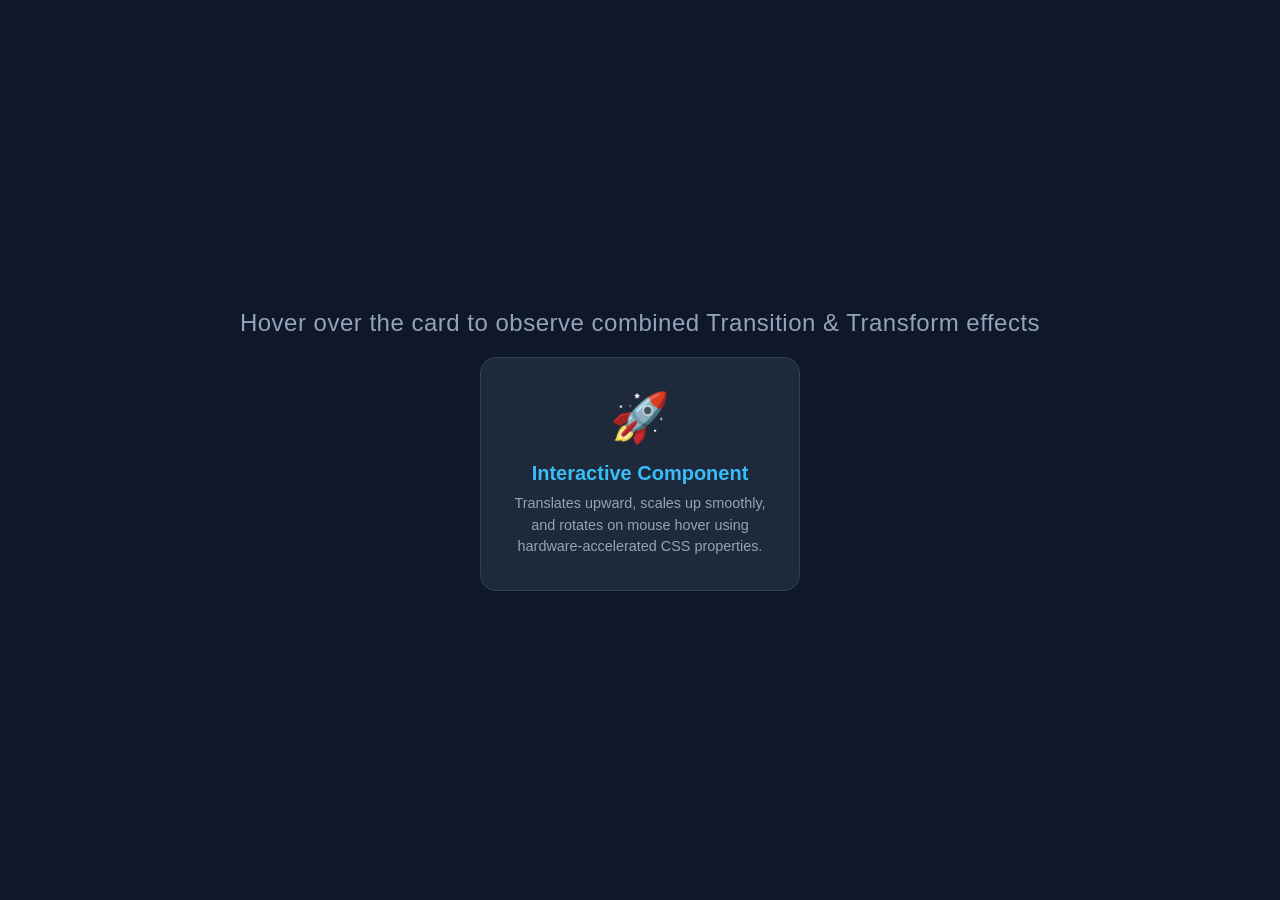
<file: 1.html>
<!DOCTYPE html>
<html lang="en">
<head>
    <meta charset="UTF-8">
    <meta name="viewport" content="width=device-width, initial-scale=1.0">
    <title>Assessment - Transition & Transform</title>
    <style>
        /* CSS Reset & Base Styling */
        * {
            box-sizing: border-box;
            margin: 0;
            padding: 0;
        }

        body {
            font-family: 'Inter', -apple-system, BlinkMacSystemFont, "Segoe UI", Roboto, sans-serif;
            background-color: #0f172a;
            color: #f8fafc;
            display: flex;
            flex-direction: column;
            justify-content: center;
            align-items: center;
            min-height: 100vh;
            gap: 20px;
        }

        .heading {
            font-size: 1.5rem;
            color: #94a3b8;
            letter-spacing: 0.5px;
        }

        /* ----------------------------------------------------
           TRANSITION & TRANSFORM CARD DEMO
           ---------------------------------------------------- */
        .card {
            width: 320px;
            padding: 32px 24px;
            background: #1e293b;
            border: 1px solid #334155;
            border-radius: 16px;
            text-align: center;
            cursor: pointer;

            /* TRANSITION: Defines property, duration, timing function, and delay */
            transition: transform 0.4s cubic-bezier(0.175, 0.885, 0.32, 1.275),
                        box-shadow 0.4s ease,
                        border-color 0.4s ease,
                        background-color 0.4s ease;
        }

        .card-icon {
            font-size: 48px;
            margin-bottom: 16px;
            display: inline-block;
            
            /* Sub-element transition */
            transition: transform 0.4s ease;
        }

        .card-title {
            font-size: 1.25rem;
            color: #38bdf8;
            margin-bottom: 8px;
        }

        .card-desc {
            font-size: 0.9rem;
            color: #94a3b8;
            line-height: 1.5;
        }

        /* TRANSFORMATIONS ON HOVER STATE */
        .card:hover {
            /* COMBINED TRANSFORMATIONS: Translate (Move up), Scale (Enlarge), Rotate */
            transform: translateY(-12px) scale(1.03) rotate(-1deg);
            background-color: #1e293b;
            border-color: #38bdf8;
            box-shadow: 0 20px 25px -5px rgba(56, 189, 248, 0.25), 
                        0 8px 10px -6px rgba(0, 0, 0, 0.5);
        }

        /* Nested transformation trigger */
        .card:hover .card-icon {
            transform: scale(1.2) rotate(10deg);
        }
    </style>
</head>
<body>

    <p class="heading">Hover over the card to observe combined Transition & Transform effects</p>

    <div class="card">
        <div class="card-icon">🚀</div>
        <h3 class="card-title">Interactive Component</h3>
        <p class="card-desc">Translates upward, scales up smoothly, and rotates on mouse hover using hardware-accelerated CSS properties.</p>
    </div>

</body>
</html>
</file>
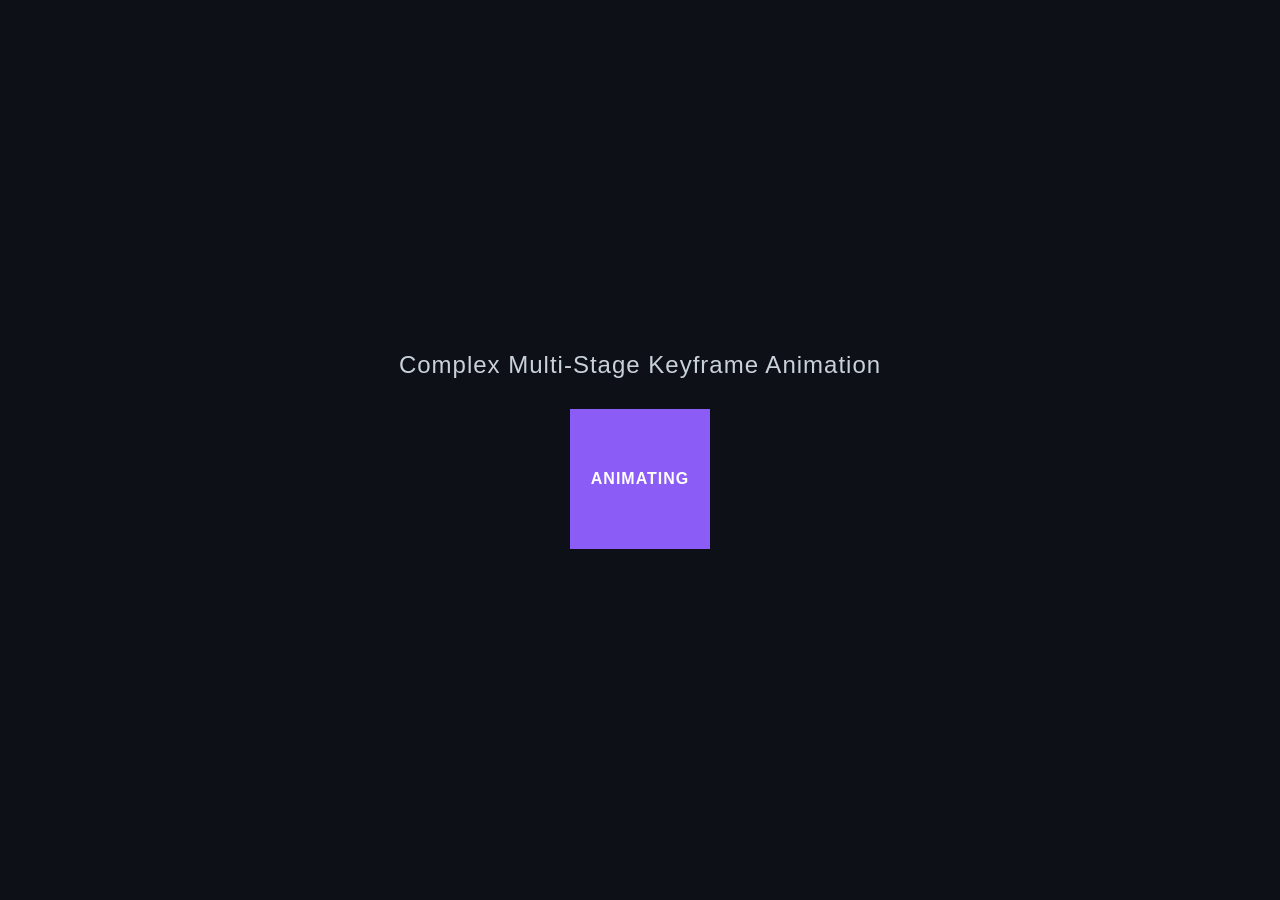
<file: 2.html>
<!DOCTYPE html>
<html lang="en">
<head>
    <meta charset="UTF-8">
    <meta name="viewport" content="width=device-width, initial-scale=1.0">
    <title>Assessment - Keyframe Animations</title>
    <style>
        * {
            box-sizing: border-box;
            margin: 0;
            padding: 0;
        }

        body {
            font-family: 'Segoe UI', Tahoma, Geneva, Verdana, sans-serif;
            background-color: #0d1117;
            color: #c9d1d9;
            display: flex;
            flex-direction: column;
            justify-content: center;
            align-items: center;
            min-height: 100vh;
            gap: 30px;
        }

        h2 {
            font-weight: 500;
            letter-spacing: 1px;
        }

        /* ----------------------------------------------------
           KEYFRAME ANIMATION DEFINITION
           ---------------------------------------------------- */
        @keyframes pulseGlowRing {
            0% {
                transform: scale(0.95) rotate(0deg);
                box-shadow: 0 0 0 0 rgba(168, 85, 247, 0.7);
                border-radius: 20px;
            }
            50% {
                transform: scale(1.1) rotate(180deg);
                box-shadow: 0 0 0 25px rgba(168, 85, 247, 0);
                border-radius: 50%;
                background-color: #ec4899;
            }
            100% {
                transform: scale(0.95) rotate(360deg);
                box-shadow: 0 0 0 0 rgba(168, 85, 247, 0);
                border-radius: 20px;
            }
        }

        /* APPLIED ANIMATION CLASS */
        .animated-badge {
            width: 140px;
            height: 140px;
            background-color: #8b5cf6;
            color: #ffffff;
            display: flex;
            justify-content: center;
            align-items: center;
            font-weight: 700;
            font-size: 1rem;
            letter-spacing: 1px;
            
            /* ANIMATION SHORTNAMES: name | duration | timing-function | iteration-count */
            animation: pulseGlowRing 3s ease-in-out infinite;
        }
    </style>
</head>
<body>

    <h2>Complex Multi-Stage Keyframe Animation</h2>

    <div class="animated-badge">
        ANIMATING
    </div>

</body>
</html>
</file>
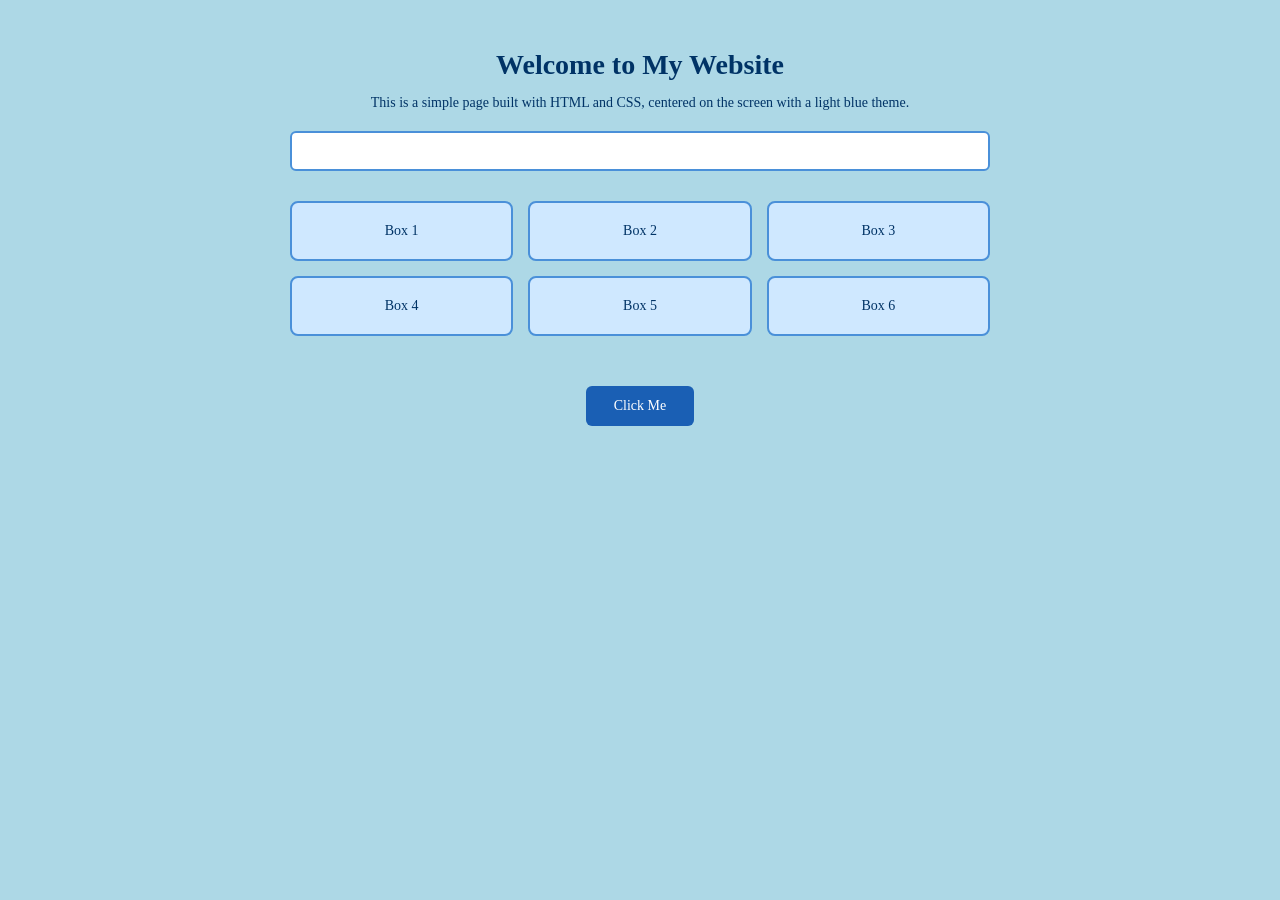
<file: index.html.html>
<!DOCTYPE html>
<html lang="en">
<head>
<meta charset="UTF-8">
<meta name="viewport" content="width=device-width, initial-scale=1.0">
<title>Welcome to My Website</title>
<style>
  body {
    background-color: lightblue;
    font-family: Cambria, "Cambria Math", serif;
    font-size: 14px;
    text-align: center;
    margin: 0;
    padding: 30px 20px;
    color: #003366;
  }

  h1 {
    font-family: Cambria, serif;
    color: #003366;
    margin-bottom: 10px;
  }

  /* Scrolling text using CSS animation (no <marquee> tag) */
  .scroll-container {
    width: 80%;
    max-width: 700px;
    overflow: hidden;
    white-space: nowrap;
    box-sizing: border-box;
    background-color: #ffffff;
    border: 2px solid #4a90d9;
    border-radius: 6px;
    margin: 20px auto;
    padding: 10px 0;
  }

  .scroll-text {
    display: inline-block;
    padding-left: 100%;
    font-size: 14px;
    color: #1a5fb4;
    animation: scroll-left 12s linear infinite;
  }

  @keyframes scroll-left {
    0%   { transform: translateX(0); }
    100% { transform: translateX(-100%); }
  }

  /* Grid box layout */
  .grid-container {
    display: grid;
    grid-template-columns: repeat(3, 1fr);
    gap: 15px;
    width: 80%;
    max-width: 700px;
    margin: 30px auto;
  }

  .grid-box {
    background-color: #cfe8ff;
    border: 2px solid #4a90d9;
    border-radius: 8px;
    padding: 20px 10px;
    color: #003366;
    font-size: 14px;
  }

  /* Blue button with white text */
  .my-button {
    background-color: #1a5fb4;
    color: white;
    font-family: Cambria, serif;
    font-size: 14px;
    border: none;
    padding: 12px 28px;
    border-radius: 6px;
    cursor: pointer;
    margin-top: 20px;
  }

  .my-button:hover {
    background-color: #144a8f;
  }

  img {
    max-width: 100%;
    border-radius: 8px;
    margin-top: 20px;
  }
</style>
</head>
<body>

  <h1>Welcome to My Website</h1>
  <p>This is a simple page built with HTML and CSS, centered on the screen with a light blue theme.</p>

  <!-- Scrolling text -->
  <div class="scroll-container">
    <span class="scroll-text">Welcome to my website — thanks for visiting! Scroll down to see more content below.</span>
  </div>

  <!-- Grid box layout -->
  <div class="grid-container">
    <div class="grid-box">Box 1</div>
    <div class="grid-box">Box 2</div>
    <div class="grid-box">Box 3</div>
    <div class="grid-box">Box 4</div>
    <div class="grid-box">Box 5</div>
    <div class="grid-box">Box 6</div>
  </div>

  <!-- Button -->
  <button class="my-button">Click Me</button>

</body>
</html>
</file>
